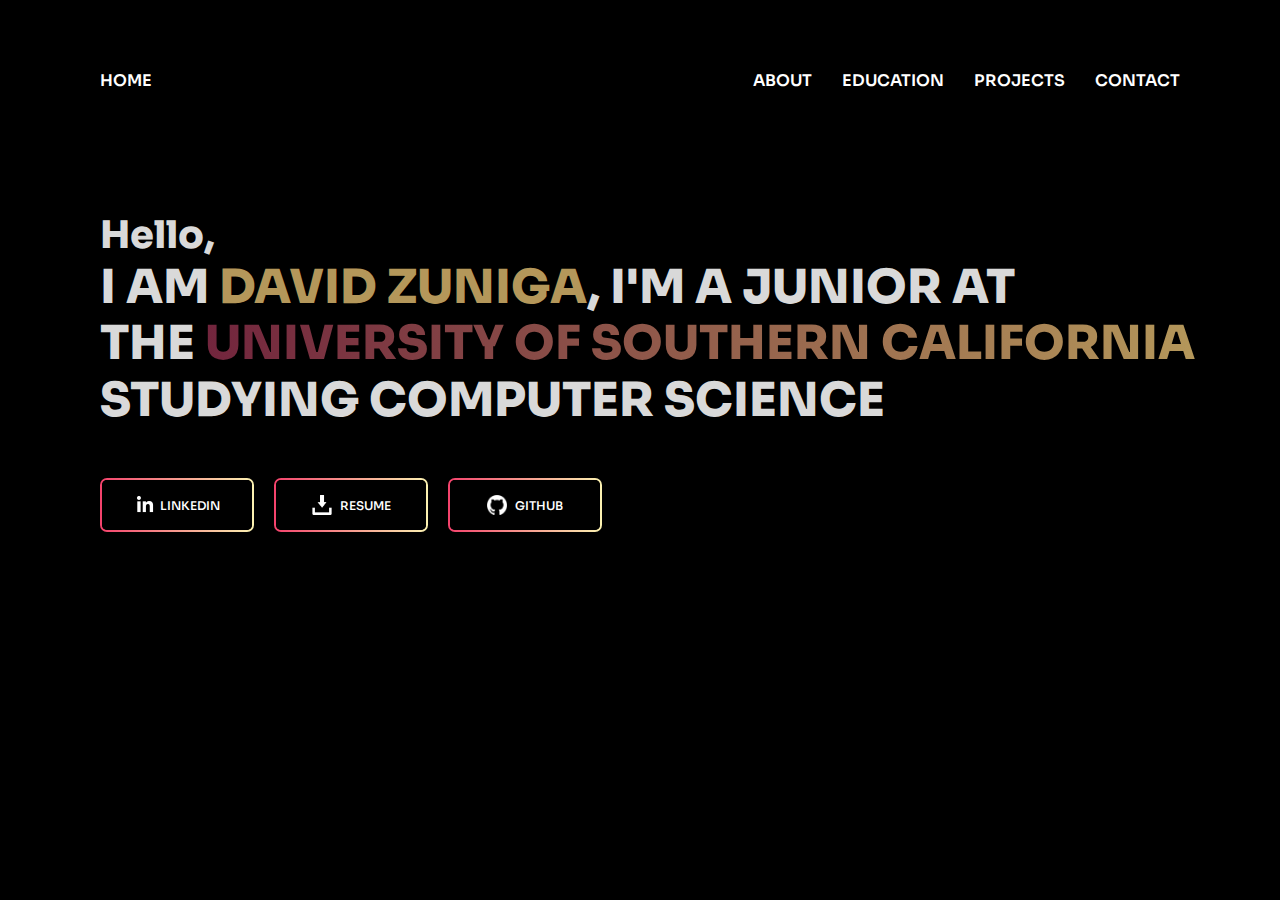
<file: index.html>
<!DOCTYPE html>
<html lang="en">
<head>
    <meta charset="UTF-8">
    <meta name="viewport" content="width=device-width, initial-scale=1.0">
    <title>Personal Introduction</title>
    <!-- Link to Google Fonts for Poppins -->
    <link href="https://fonts.googleapis.com/css2?family=Sora:wght@100;200;300;400;500;600;700;800&display=swap" rel="stylesheet">
    <link href="https://fonts.googleapis.com/css2?family=Poppins:wght@600;800&display=swap" rel="stylesheet">
    <link href="https://fonts.googleapis.com/css2?family=Poppins:wght@400&display=swap" rel="stylesheet">
    <link rel="stylesheet" href="home.css">
</head>
<body>
    <div class="background">
        <!-- Navigation Bar -->
        <nav class="navbar">
            <div class="left-nav">
                <a href="index.html" class="nav-item">HOME</a>
            </div>
            <div class="right-nav">
                <a href="about.html" class="nav-item">ABOUT</a>
                <a href="education.html" class="nav-item">EDUCATION</a>
                <a href="projects.html#" class="nav-item">PROJECTS</a>
                <a href="contacts.html" class="nav-item">CONTACT</a>
            </div>
        </nav>

        <!-- Introduction Section -->
        <div class="intro">
            <p class="hello">Hello,</p>
            <p class="iam">
                I AM <span class="highlight">DAVID ZUNIGA</span>, I'M A JUNIOR AT
            </p>
            <p class="university-line">
                THE <span class="highlight2">UNIVERSITY OF SOUTHERN CALIFORNIA</span>
            </p>
            <p class="studying">STUDYING COMPUTER SCIENCE</p>
        </div>

        <!-- Buttons Section -->
        <div class="buttons-container">
            <a href="https://www.linkedin.com/in/david-zuniga-7a97b52b8/" target="_blank" class="button">
                <span>
                    <img src="./pngs/linkedin.png" alt="LinkedIn Icon" class="icon1"> LINKEDIN
                </span>
            </a>
            <a href="https://drive.google.com/file/d/1rZY6lW_xWDnEkXW5nFKOoJ_w-zNlN7Qd/view?usp=sharing" class="button">
                <span>
                    <img src="./pngs/download.png" alt="Download Icon" class="icon"> RESUME
                </span>
            </a>
            <a href="https://github.com/davidgrz2302" class="button">
                <span>
                    <img src="./pngs/github.png" alt="GitHub Icon" class="icon"> GITHUB
                </span>
            </a>
        </div>  
    </div>
</body>
</html>
</file>
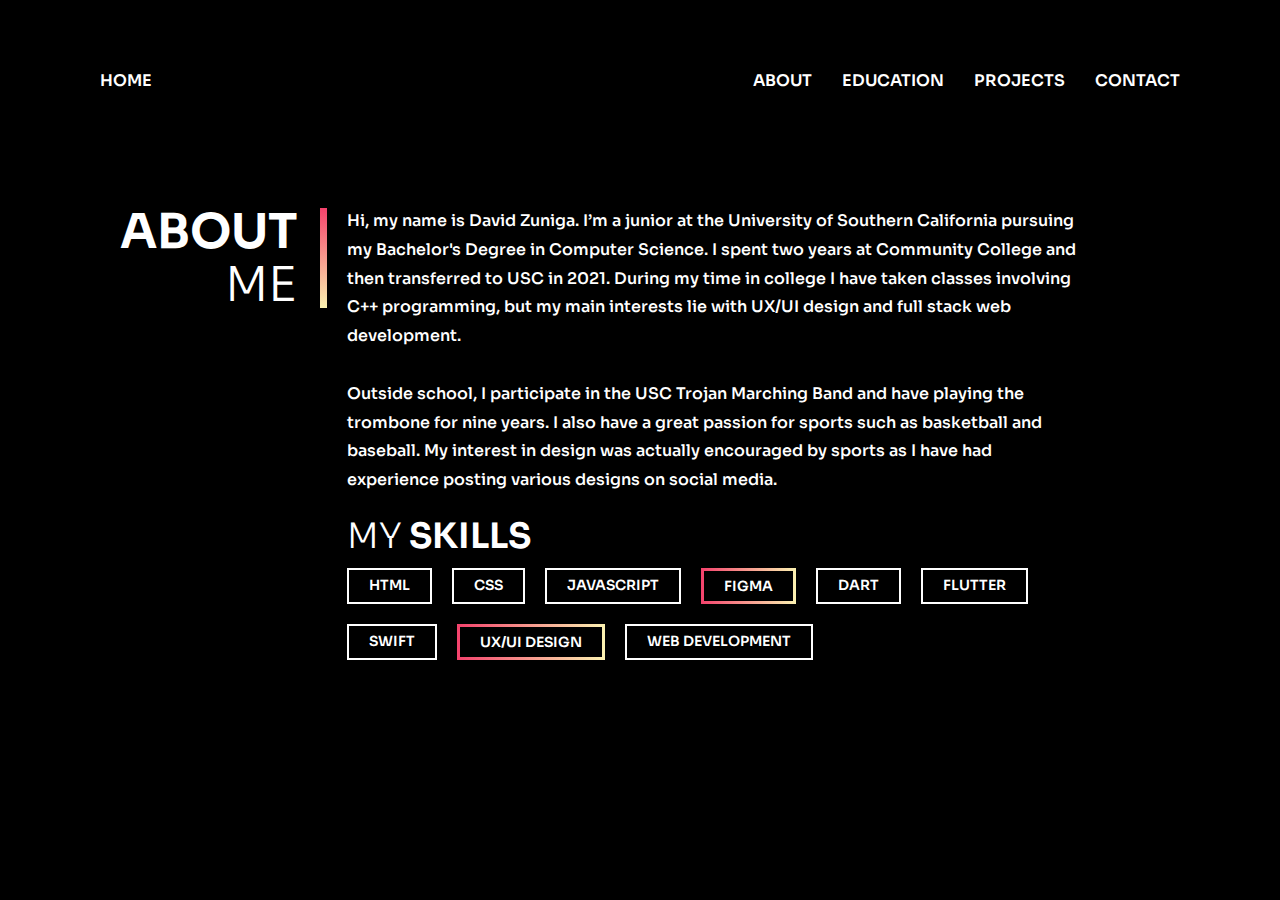
<file: about.html>
<!DOCTYPE html>
<html lang="en">
<head>
    <meta charset="UTF-8">
    <meta name="viewport" content="width=device-width, initial-scale=1.0">
    <title>About Me</title>
    <link href="https://fonts.googleapis.com/css2?family=Sora:wght@100;200;300;400;500;600;700;800&display=swap" rel="stylesheet">
    <link href="https://fonts.googleapis.com/css2?family=Poppins:wght@400;600;800&display=swap" rel="stylesheet">
    <link rel="stylesheet" href="about.css">
</head>
<body>
    <div class="background">
        <!-- Navigation Bar -->
        <nav class="navbar">
            <div class="left-nav">
                <a href="index.html" class="nav-item">HOME</a>
            </div>
            <div class="right-nav">
                <a href="about.html" class="nav-item">ABOUT</a>
                <a href="education.html" class="nav-item">EDUCATION</a>
                <a href="projects.html" class="nav-item">PROJECTS</a>
                <a href="contacts.html" class="nav-item">CONTACT</a>
            </div>
        </nav>

        <!-- About Me Section -->
        <section class="about-section">
            <div class="about-container">
                <div class="about-header">
                    <h1 class="about-title">
                        <span class="about-bold">ABOUT</span> <span class="about-light">ME</span>
                    </h1>                    
                    <div class="about-line"></div>
                </div>
                <div class="about-content">
                    <p>
                        Hi, my name is David Zuniga. I’m a junior at the University of Southern California pursuing my Bachelor's Degree in Computer Science. I spent two years at 
                        Community College and then transferred to USC in 2021. During my time in college I have taken classes involving C++ programming, but my main interests lie with UX/UI design and full stack web development.<br><br>
                        Outside school, I participate in the USC Trojan Marching Band and have playing the trombone for nine years. I also have a great passion for sports such as basketball
                        and baseball. My interest in design was actually encouraged by sports as I have had experience posting various designs on social media.
                    </p>
                    <div class="skills-section">
                        <h2 class="skills-title">
                            <span class="skills-light">MY</span> <span class="skills-bold">SKILLS</span>
                        </h2>                        
                        <div class="skills-grid">
                            <div class="skill">HTML</div>
                            <div class="skill">CSS</div>
                            <div class="skill">JAVASCRIPT</div>
                            <div class="skillalt">FIGMA</div>
                            <div class="skill">DART</div>
                            <div class="skill">FLUTTER</div>
                            <div class="skill">SWIFT</div>
                            <div class="skillalt">UX/UI DESIGN</div>
                            <div class="skill">WEB DEVELOPMENT</div>
                        </div>
                    </div>
                </div>
            </div>
        </section>
    </div>
</body>
</html>
</file>
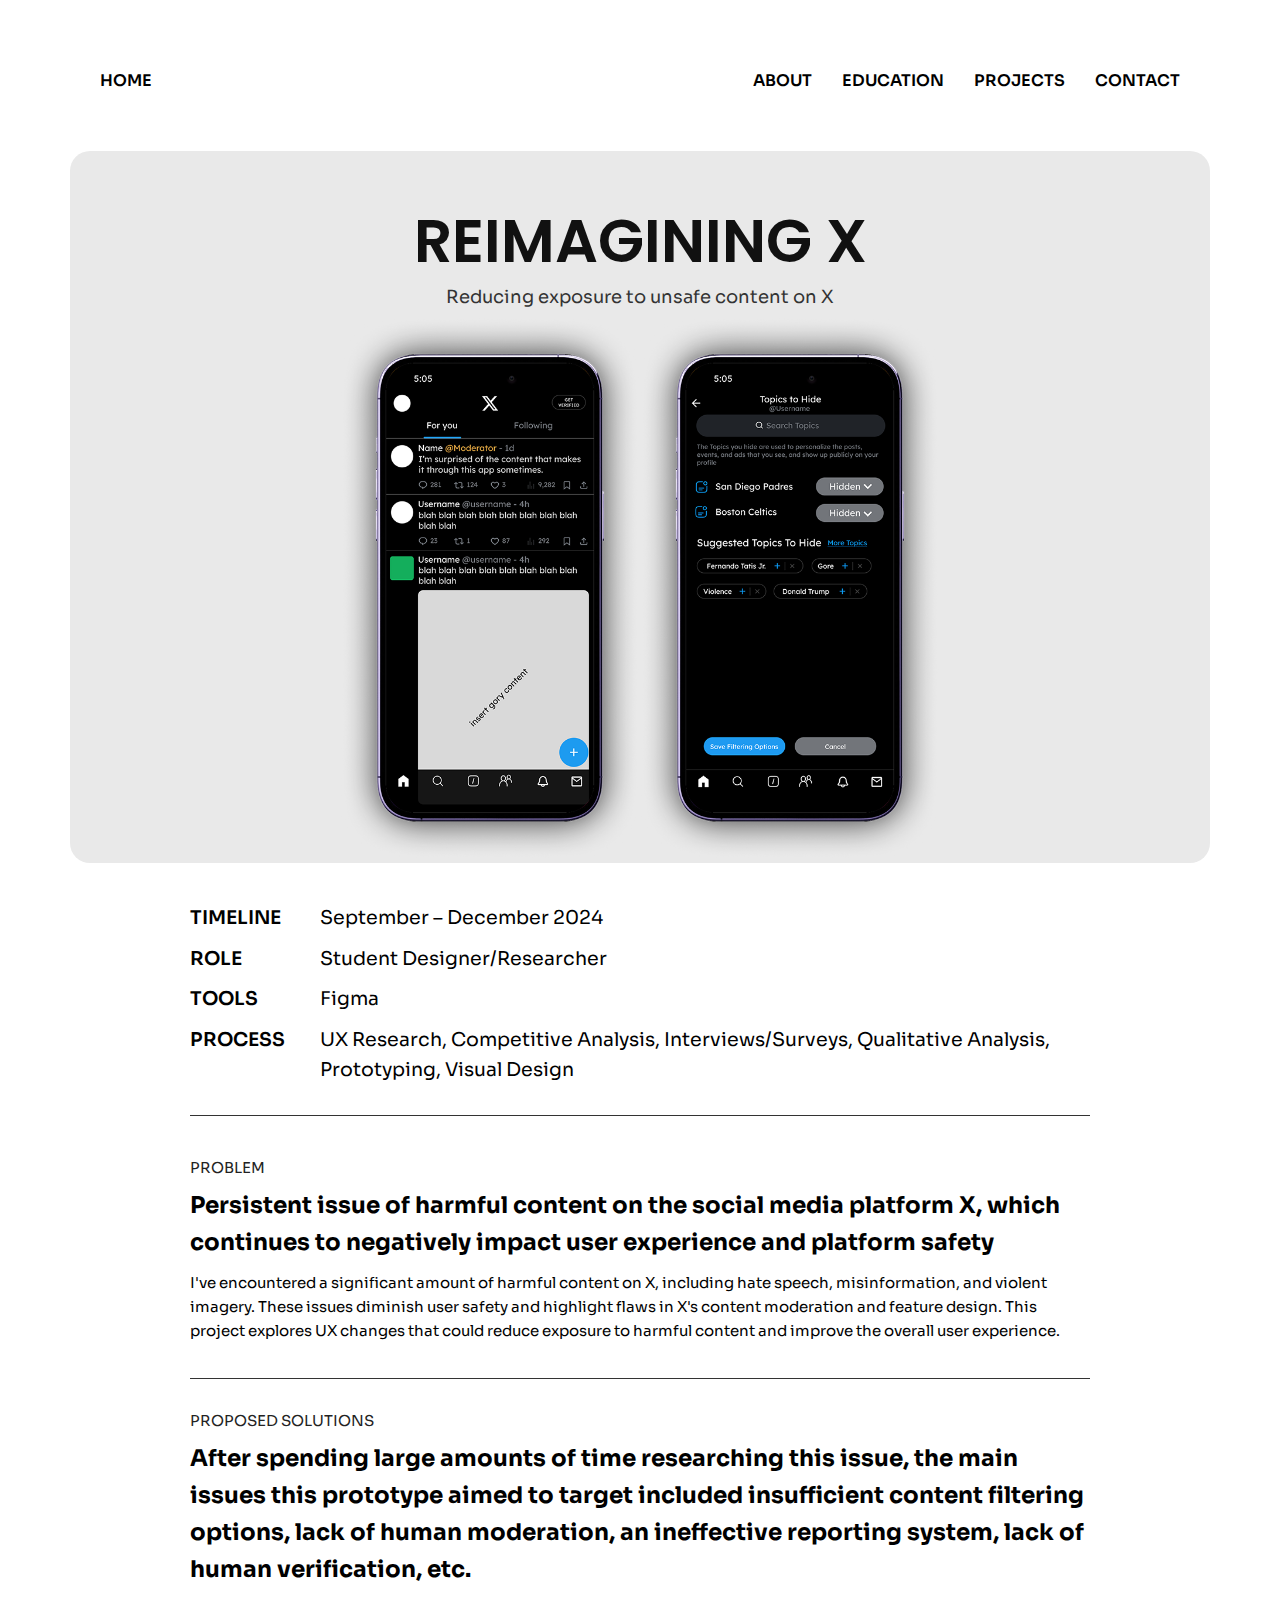
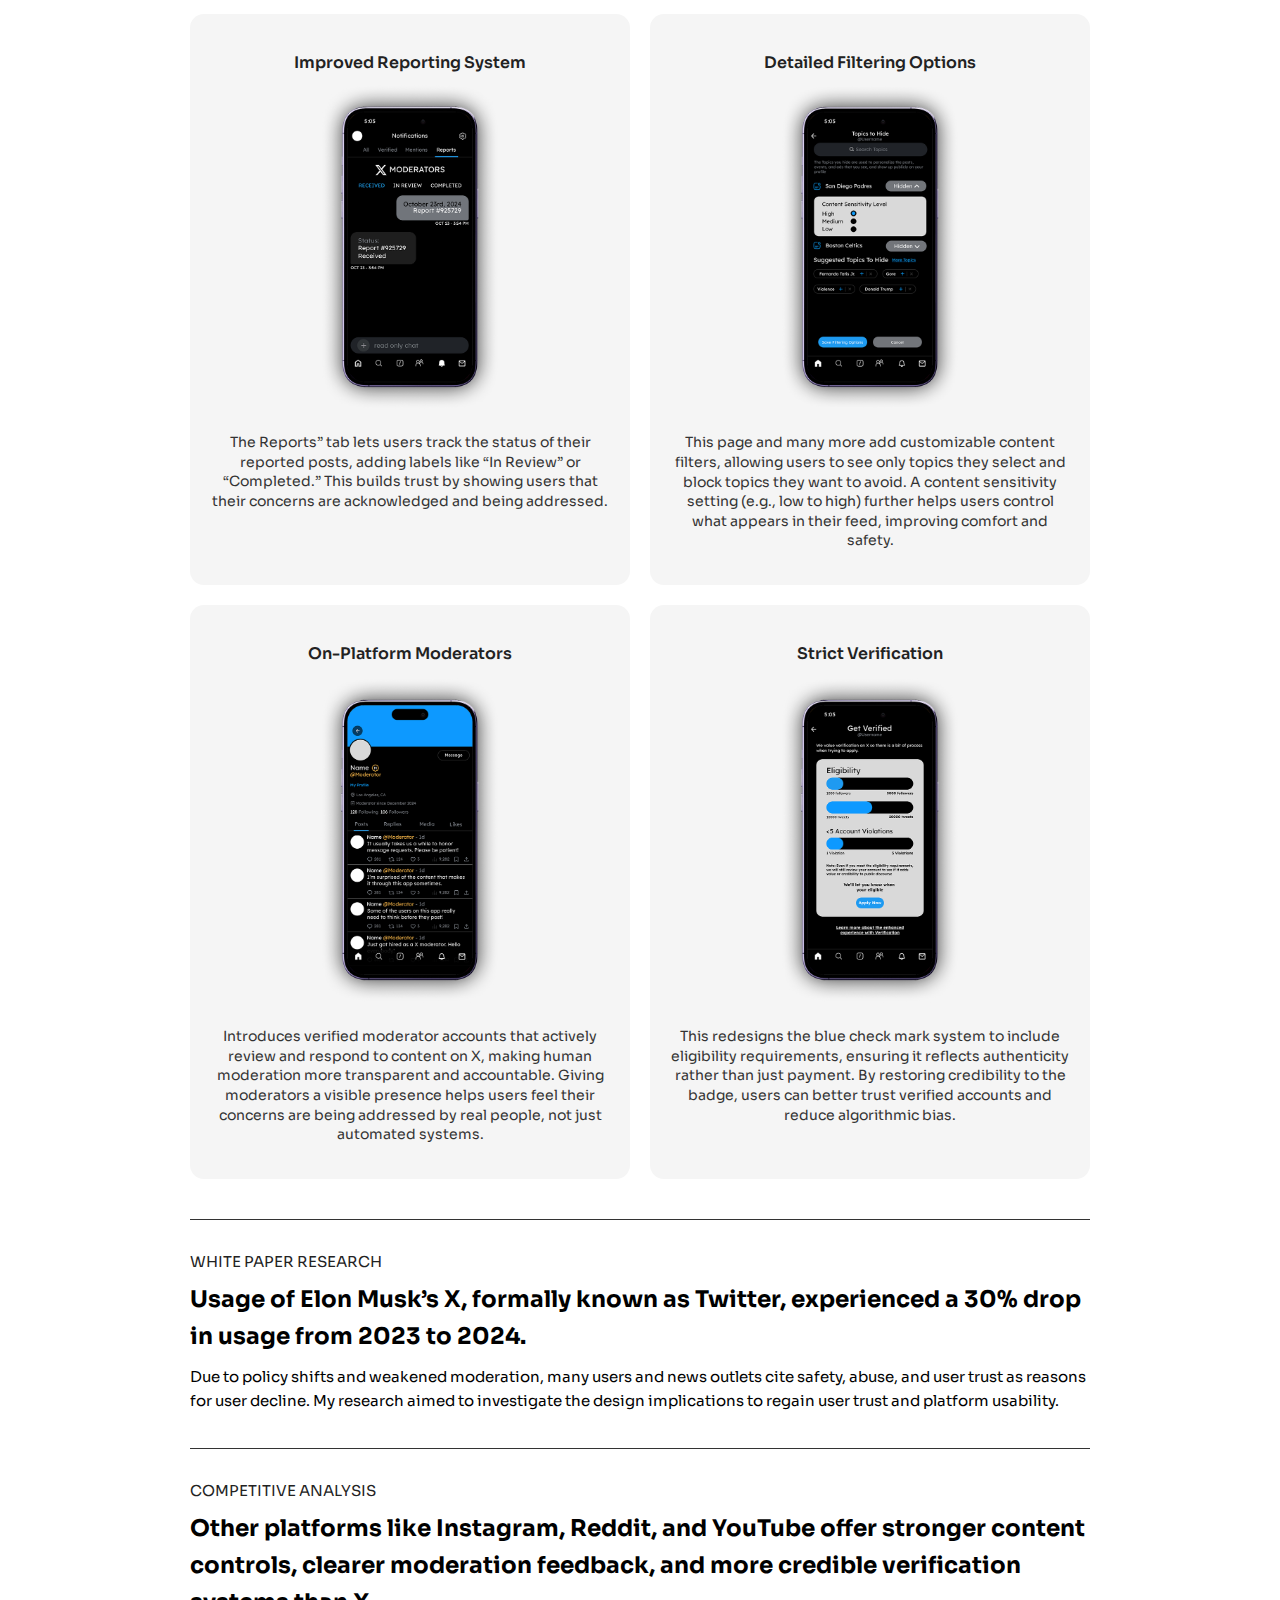
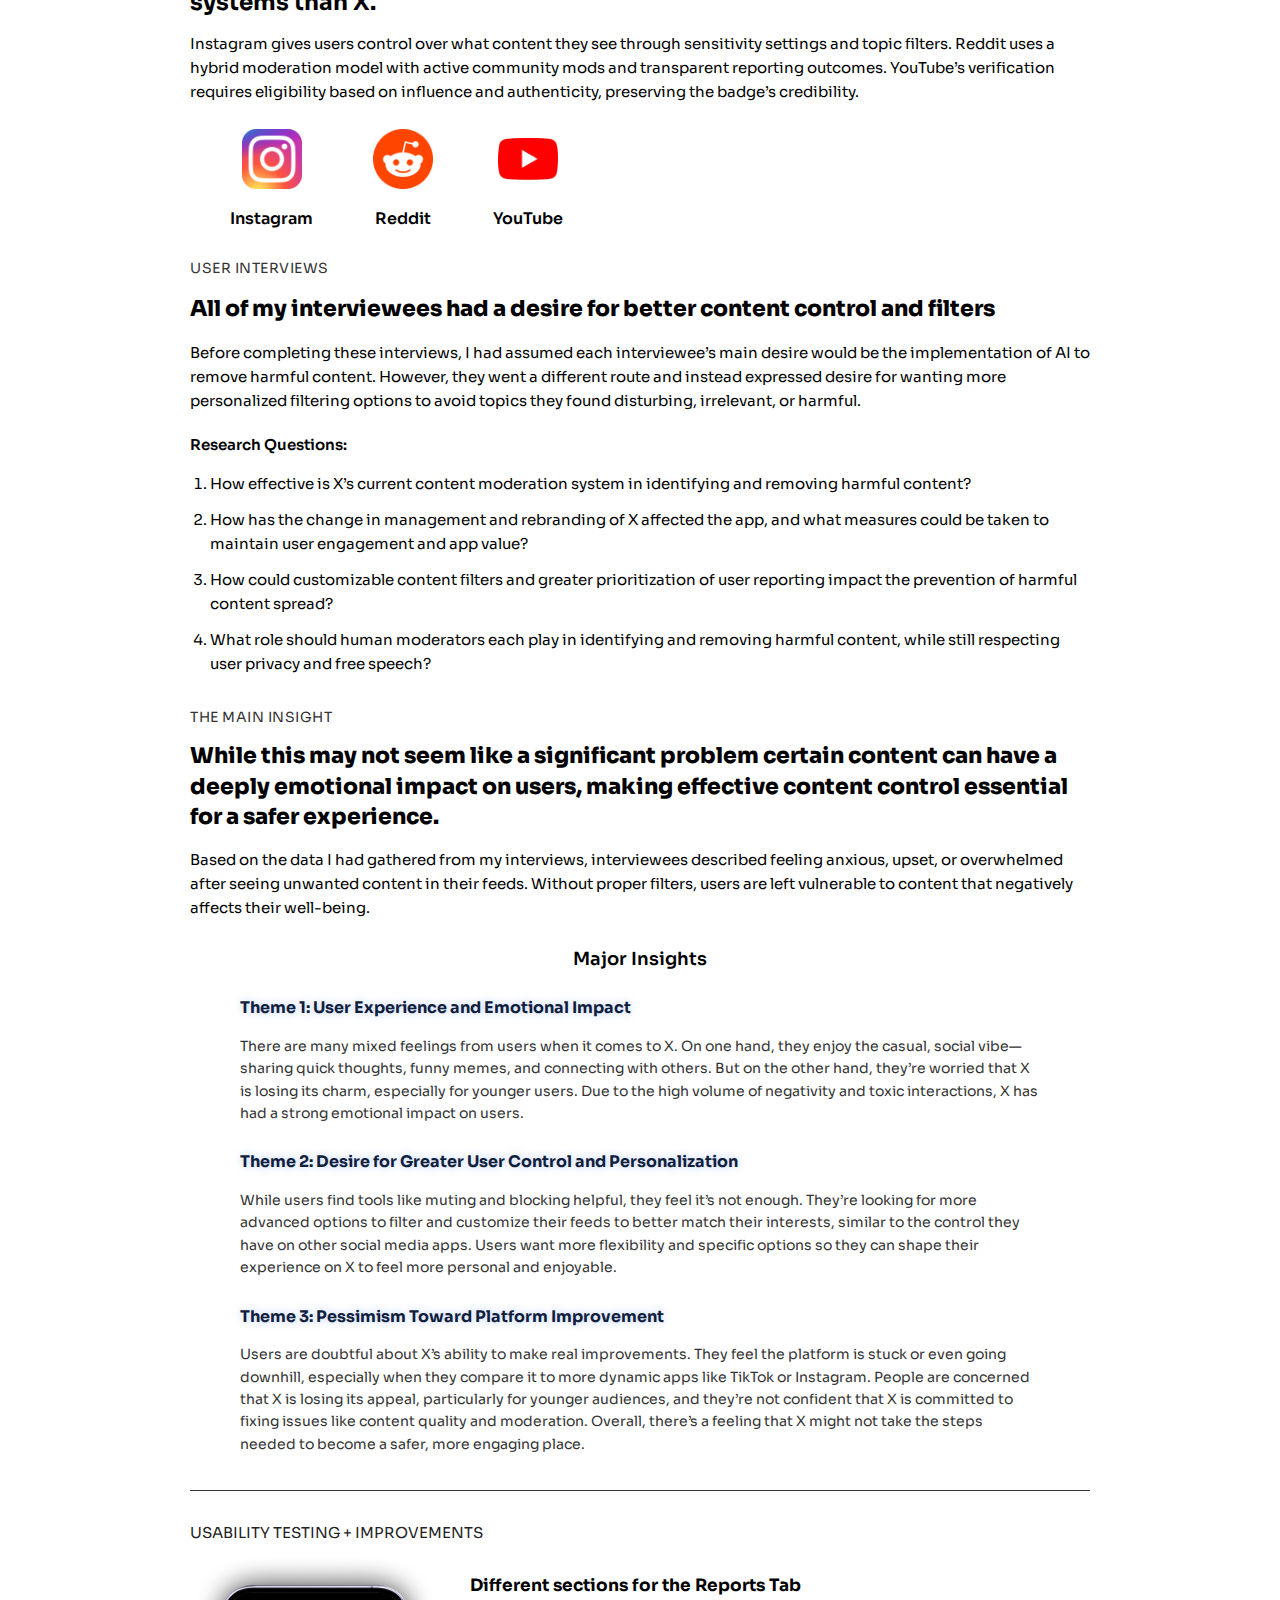
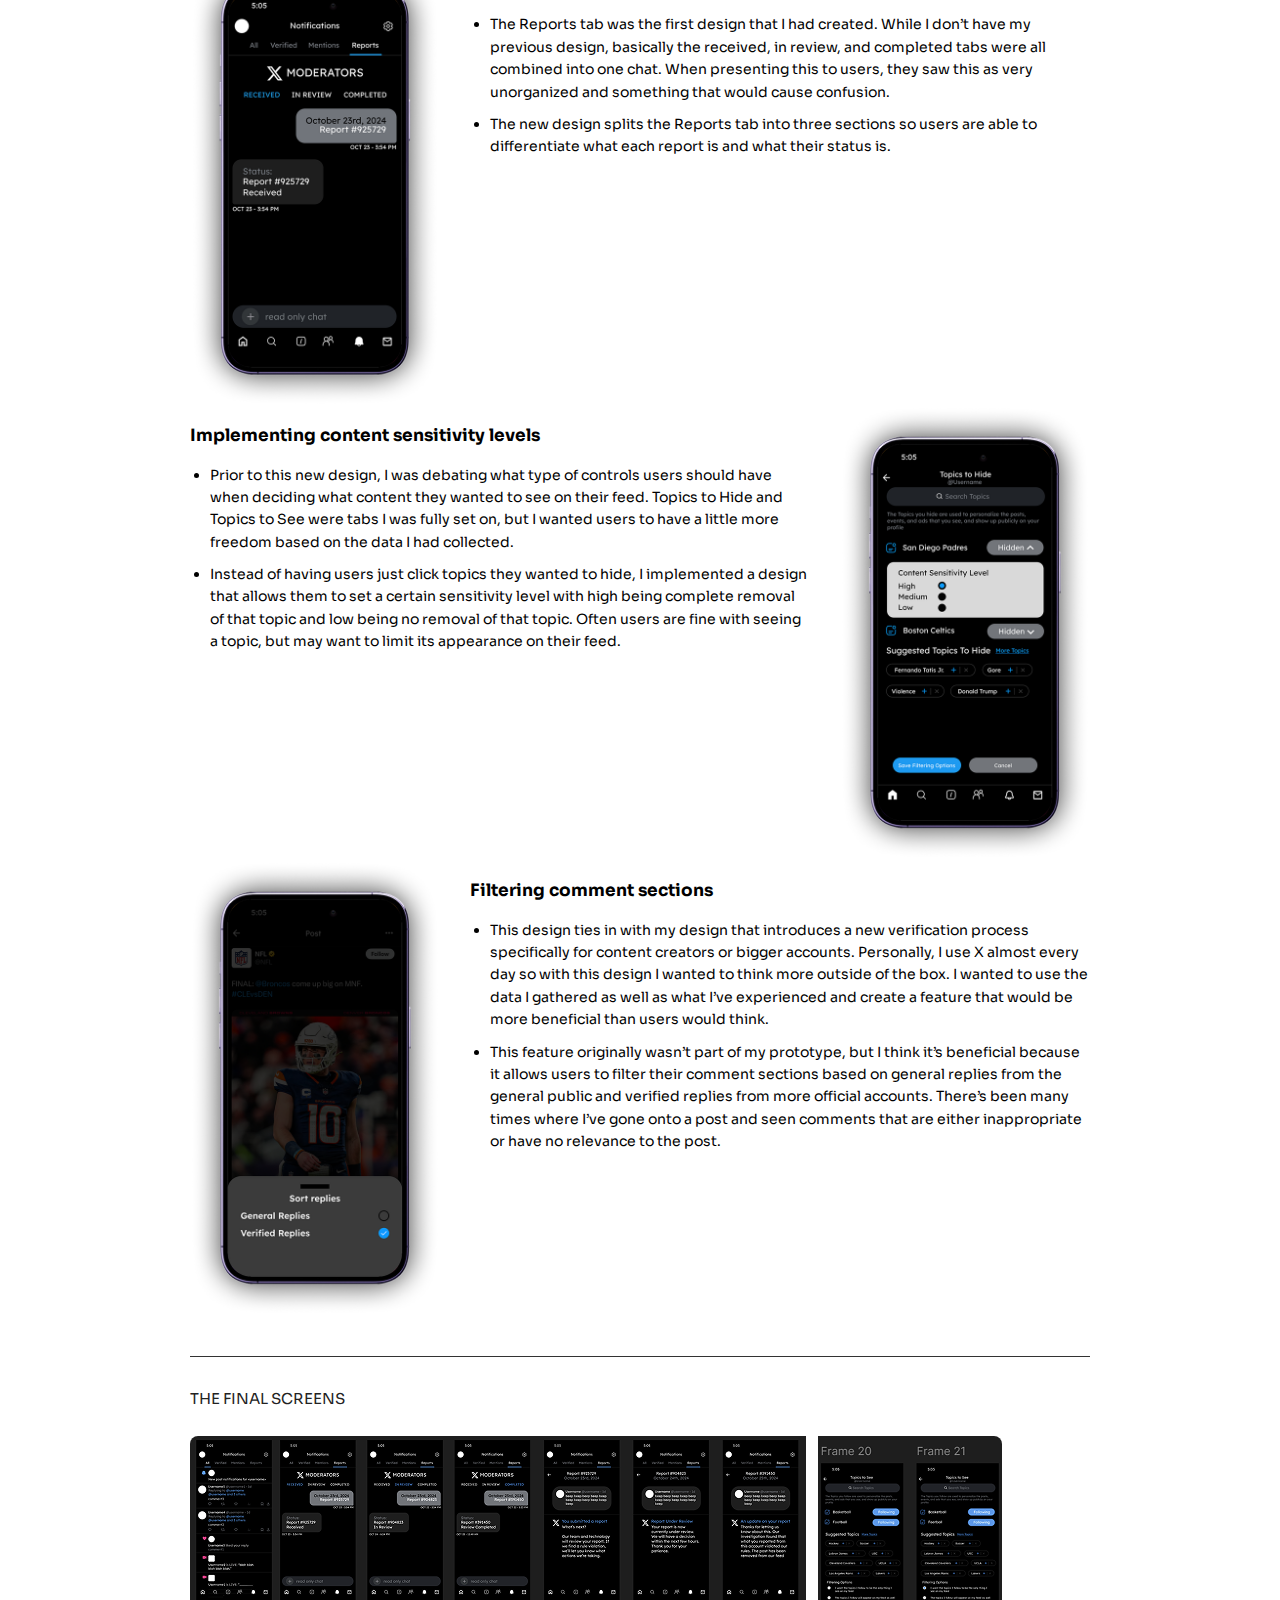
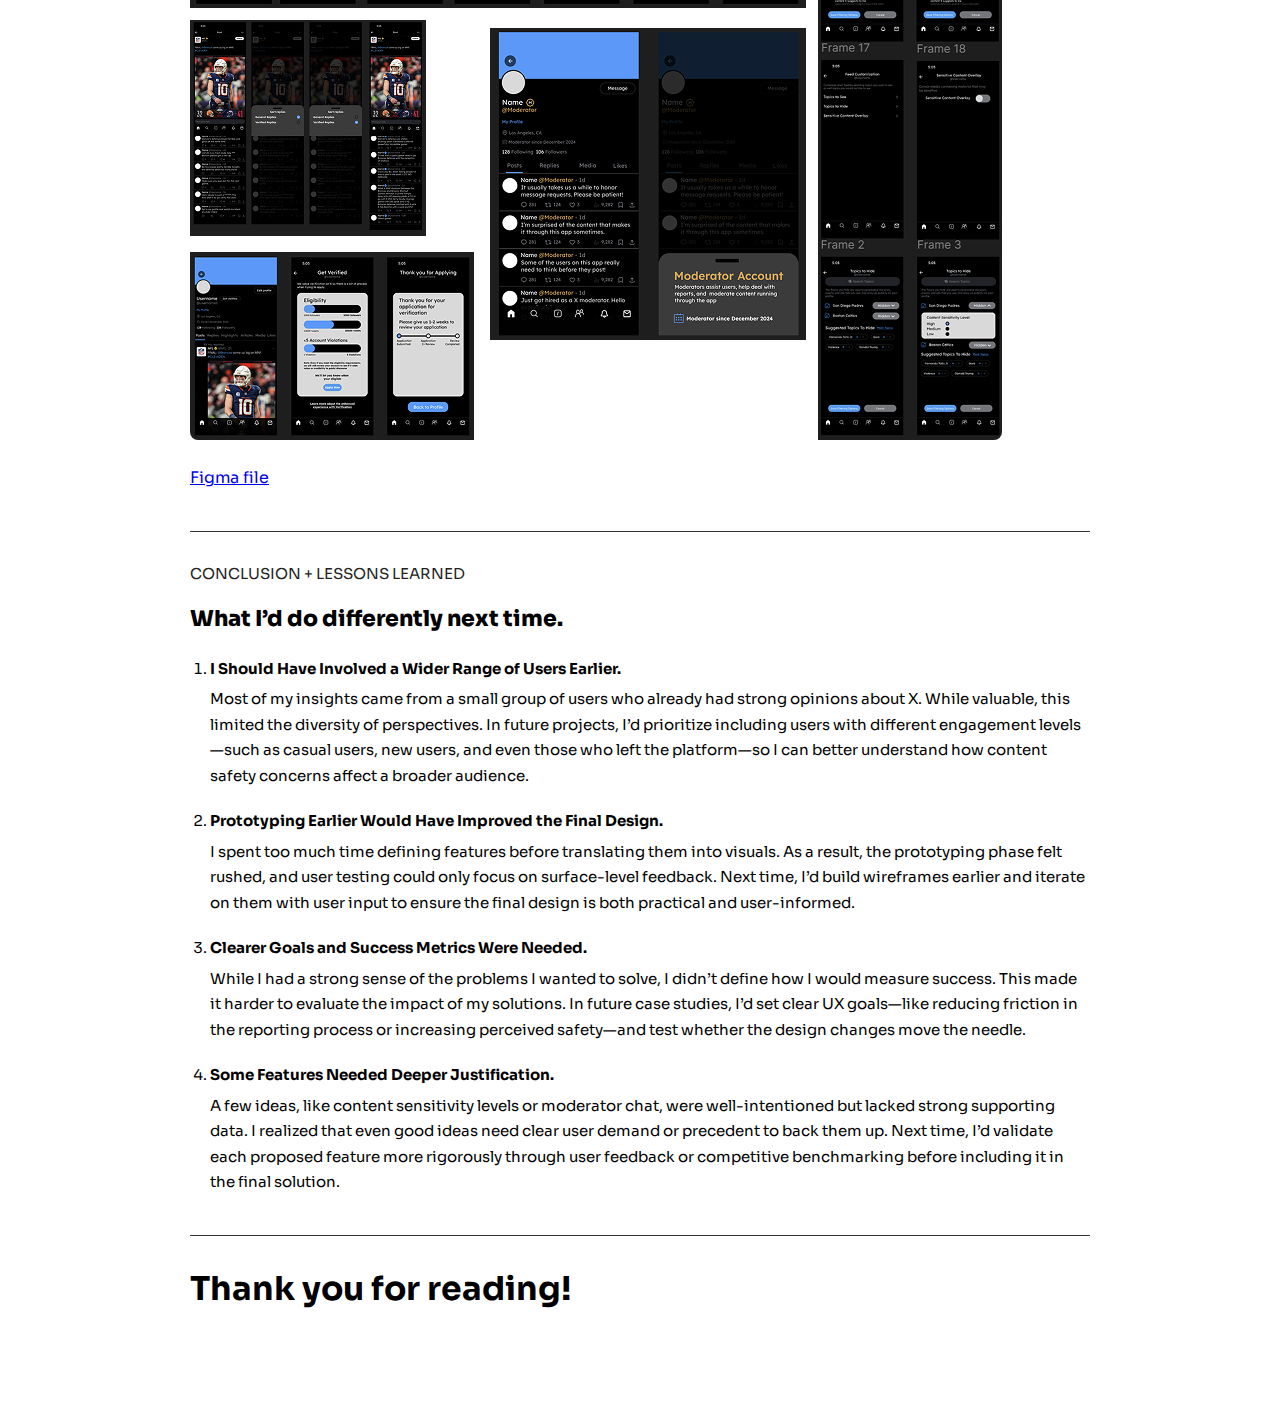
<file: casestudy.html>
<!DOCTYPE html>
<html lang="en">
<head>
  <meta charset="UTF-8" />
  <meta name="viewport" content="width=device-width, initial-scale=1.0" />
  <title>Reimagining X Case Study</title>
  <link rel="stylesheet" href="casestudy.css" />
  <link href="https://fonts.googleapis.com/css2?family=Sora:wght@100;200;300;400;500;600;700;800&display=swap" rel="stylesheet">
  <link href="https://fonts.googleapis.com/css2?family=Poppins:wght@600;800&display=swap" rel="stylesheet">
</head>
<body>
  <div class="background">
    <!-- Navigation Bar -->
    <nav class="navbar">
      <div class="left-nav">
        <a href="index.html" class="nav-item">HOME</a>
      </div>
      <div class="hamburger" onclick="toggleMenu()">☰</div>
      <div class="right-nav" id="mobileMenu">
        <a href="about.html" class="nav-item">ABOUT</a>
        <a href="education.html" class="nav-item">EDUCATION</a>
        <a href="projects.html" class="nav-item">PROJECTS</a>
        <a href="contacts.html" class="nav-item">CONTACT</a>
      </div>
    </nav>

    <!-- Hero Section with Two Side-by-Side Images -->
    <div class="hero-cover">
      <h1 class="hero-title">REIMAGINING X</h1>
      <p class="hero-subtitle">Reducing exposure to unsafe content on X</p>
      <div class="phone-images">
        <img src="./pngs/casecover1.png" alt="Left phone" class="phone-img" />
        <img src="./pngs/casecover2.png" alt="Right phone" class="phone-img" />
      </div>
    </div>

    <!-- Case Study Content -->
    <section class="casestudy-container">
      <div class="metadata">
        <div class="meta-row">
            <span class="meta-label">TIMELINE</span>
            <span class="meta-value">September – December 2024</span>
        </div>
        <div class="meta-row">
            <span class="meta-label">ROLE</span>
            <span class="meta-value">Student Designer/Researcher</span>
        </div>
        <div class="meta-row">
            <span class="meta-label">TOOLS</span>
            <span class="meta-value">Figma</span>
        </div>
        <div class="meta-row">
            <span class="meta-label">PROCESS</span>
            <span class="meta-value">UX Research, Competitive Analysis, Interviews/Surveys, Qualitative Analysis, Prototyping, Visual Design</span>
        </div>
        <hr class="roles-line" />
      </div>


      <div class="section">
        <h2>PROBLEM</h2>
        <p><strong>Persistent issue of harmful content on the social media platform X, which continues to negatively impact user experience and platform safety</strong></p>
        <div class = "des">
            <p>I've encountered a significant amount of harmful content on X, including hate speech, misinformation, and violent imagery. These issues diminish user safety and highlight flaws in X's content moderation and feature design. This project explores UX changes that could reduce exposure to harmful content and improve the overall user experience.</p>
        </div>
        <hr class="problem-line" />
      </div>

      <div class="section">
        <h2>PROPOSED SOLUTIONS</h2>
        <p><strong>After spending large amounts of time researching this issue, the main issues this prototype aimed to target included insufficient content filtering options, lack of human moderation, an ineffective reporting system, lack of human verification, etc.</strong></p>
      </div>

      <div class="solutions">
        <div class="solution">
            <h3>Improved Reporting System</h3>
            <img src="./pngs/sol1.png" alt="Reporting UI" />
            <p>The Reports” tab lets users track the status of their reported posts, adding labels like “In Review” or “Completed.” This builds trust by showing users that their concerns are acknowledged and being addressed.</p>
        </div>
        <div class="solution">
            <h3>Detailed Filtering Options</h3>
            <img src="./pngs/sol2.png" alt="Filtering UI" />
            <p>This page and many more add customizable content filters, allowing users to see only topics they select and block topics they want to avoid. A content sensitivity setting (e.g., low to high) further helps users control what appears in their feed, improving comfort and safety.</p>
        </div>
        <div class="solution">
            <h3>On-Platform Moderators</h3>
            <img src="./pngs/sol3.png" alt="Moderators UI" />
            <p>Introduces verified moderator accounts that actively review and respond to content on X, making human moderation more transparent and accountable. Giving moderators a visible presence helps users feel their concerns are being addressed by real people, not just automated systems.</p>
        </div>
        <div class="solution">
            <h3>Strict Verification</h3>
            <img src="./pngs/sol4.png" alt="Verification UI" />
            <p>This redesigns the blue check mark system to include eligibility requirements, ensuring it reflects authenticity rather than just payment. By restoring credibility to the badge, users can better trust verified accounts and reduce algorithmic bias.</p>
        </div>
      </div>
      <hr class="problem-line" />


      <div class="section">
        <h2>WHITE PAPER RESEARCH</h2>
        <p><strong>Usage of Elon Musk’s X, formally known as Twitter, experienced a 30% drop in usage from 2023 to 2024.</strong></p>
        <div class = "des">
            <p>Due to policy shifts and weakened moderation, many users and news outlets cite safety, abuse, and user trust as reasons for user decline. My research aimed to investigate the design implications to regain user trust and platform usability.</p>
        </div>
        <hr class="problem-line" />
      </div>

      <div class="section">
        <h2>COMPETITIVE ANALYSIS</h2>
        <p><strong>Other platforms like Instagram, Reddit, and YouTube offer stronger content controls, clearer moderation feedback, and more credible verification systems than X.</strong></p>
        <div class = "des">
            <p>Instagram gives users control over what content they see through sensitivity settings and topic filters. Reddit uses a hybrid moderation model with active community mods and transparent reporting outcomes. YouTube’s verification requires eligibility based on influence and authenticity, preserving the badge’s credibility.</p>
        </div>

        <div class="platforms">
            <div class="platform">
            <img src="./pngs/instagram.png" alt="Instagram logo" />
            <p>Instagram</p>
            </div>
            <div class="platform">
            <img src="./pngs/reddit.png" alt="Reddit logo" />
            <p>Reddit</p>
            </div>
            <div class="platform">
            <img src="./pngs/youtube.png" alt="YouTube logo" />
            <p>YouTube</p>
            </div>
        </div>
      </div>

      <div class="section user-interviews">
        <p class="section-tag">USER INTERVIEWS</p>
        <h2 class="section-highlight">
          All of my interviewees had a desire for better content control and filters
        </h2>
        <p>
          Before completing these interviews, I had assumed each interviewee’s main desire would be the implementation of AI to remove harmful content. However, they went a different route and instead expressed desire for wanting more personalized filtering options to avoid topics they found disturbing, irrelevant, or harmful.
        </p>

        <p class="section-subtitle">Research Questions:</p>
        <ol>
          <li>How effective is X’s current content moderation system in identifying and removing harmful content?</li>
          <li>How has the change in management and rebranding of X affected the app, and what measures could be taken to maintain user engagement and app value?</li>
          <li>How could customizable content filters and greater prioritization of user reporting impact the prevention of harmful content spread?</li>
          <li>What role should human moderators each play in identifying and removing harmful content, while still respecting user privacy and free speech?</li>
        </ol>
      </div>


      <div class="section main-insight">
        <p class="section-tag">THE MAIN INSIGHT</p>
        <h2 class="section-highlight">
          While this may not seem like a significant problem certain content can have a deeply emotional impact on users, making effective content control essential for a safer experience.
        </h2>
        <p>
          Based on the data I had gathered from my interviews, interviewees described feeling anxious, upset, or overwhelmed after seeing unwanted content in their feeds. Without proper filters, users are left vulnerable to content that negatively affects their well-being.
        </p>

        <h3 class="insight-subheading">Major Insights</h3>

        <div class="insight-theme">
          <h4>Theme 1: User Experience and Emotional Impact</h4>
          <p>
            There are many mixed feelings from users when it comes to X. On one hand, they enjoy the casual, social vibe—sharing quick thoughts, funny memes, and connecting with others. But on the other hand, they’re worried that X is losing its charm, especially for younger users. Due to the high volume of negativity and toxic interactions, X has had a strong emotional impact on users.
          </p>
        </div>

        <div class="insight-theme">
          <h4>Theme 2: Desire for Greater User Control and Personalization</h4>
          <p>
            While users find tools like muting and blocking helpful, they feel it’s not enough. They’re looking for more advanced options to filter and customize their feeds to better match their interests, similar to the control they have on other social media apps. Users want more flexibility and specific options so they can shape their experience on X to feel more personal and enjoyable.
          </p>
        </div>

        <div class="insight-theme">
          <h4>Theme 3: Pessimism Toward Platform Improvement</h4>
          <p>
            Users are doubtful about X’s ability to make real improvements. They feel the platform is stuck or even going downhill, especially when they compare it to more dynamic apps like TikTok or Instagram. People are concerned that X is losing its appeal, particularly for younger audiences, and they’re not confident that X is committed to fixing issues like content quality and moderation. Overall, there’s a feeling that X might not take the steps needed to become a safer, more engaging place.
          </p>
        </div>
        <hr class="problem-line" />
      </div>


      <div class="section usability-section">
      <h2>USABILITY TESTING + IMPROVEMENTS</h2>

      <!-- Report Tabs -->
      <div class="usability-block">
          <img src="./pngs/usability1.png" alt="Reports Tab UI" class="usability-img" />
          <div class="usability-text">
            <h3>Different sections for the Reports Tab</h3>
            <ul>
              <li>The Reports tab was the first design that I had created. While I don’t have my previous design, basically the received, in review, and completed tabs were all combined into one chat. When presenting this to users, they saw this as very unorganized and something that would cause confusion.</li>
              <li>The new design splits the Reports tab into three sections so users are able to differentiate what each report is and what their status is.</li>
            </ul>
          </div>
        </div>

        <!-- Sensitivity Levels -->
        <div class="usability-block reverse">
          <img src="./pngs/usability2.png" alt="Sensitivity UI" class="usability-img" />
          <div class="usability-text">
            <h3>Implementing content sensitivity levels</h3>
            <ul>
              <li>Prior to this new design, I was debating what type of controls users should have when deciding what content they wanted to see on their feed. Topics to Hide and Topics to See were tabs I was fully set on, but I wanted users to have a little more freedom based on the data I had collected.</li>
              <li>Instead of having users just click topics they wanted to hide, I implemented a design that allows them to set a certain sensitivity level with high being complete removal of that topic and low being no removal of that topic. Often users are fine with seeing a topic, but may want to limit its appearance on their feed.</li>
            </ul>
          </div>
        </div>

        <!-- Comment Filtering -->
        <div class="usability-block">
          <img src="./pngs/usability3.png" alt="Comment Filter UI" class="usability-img" />
          <div class="usability-text">
            <h3>Filtering comment sections</h3>
            <ul>
              <li>This design ties in with my design that introduces a new verification process specifically for content creators or bigger accounts. Personally, I use X almost every day so with this design I wanted to think more outside of the box. I wanted to use the data I gathered as well as what I’ve experienced and create a feature that would be more beneficial than users would think.</li>
              <li>This feature originally wasn’t part of my prototype, but I think it’s beneficial because it allows users to filter their comment sections based on general replies from the general public and verified replies from more official accounts. There’s been many times where I’ve gone onto a post and seen comments that are either inappropriate or have no relevance to the post.</li>
            </ul>
          </div>
        </div>
      </div>

      <hr class="problem-line" />


      <div class="section">
        <h2>THE FINAL SCREENS</h2>
        <img src="./pngs/finalscreens.png" alt="Final Screens" class="final-image" />
        <br>
        <a href = "https://www.figma.com/design/f3VwwctcdH9J7ze93XGcDJ/X-Redesign?t=ACJLTDssS2NTipFs-0" >Figma file</a>
        <hr class="problem-line" />
      </div>

      <div class="section conclusion-section">
        <h2>CONCLUSION + LESSONS LEARNED</h2>
        <h2 class="section-highlight">What I’d do differently next time.</h2>
        <ol class="conclusion-list">
          <li>
            <strong>I Should Have Involved a Wider Range of Users Earlier.</strong> Most of my insights came from a small group of users who already had strong opinions about X. While valuable, this limited the diversity of perspectives. In future projects, I’d prioritize including users with different engagement levels—such as casual users, new users, and even those who left the platform—so I can better understand how content safety concerns affect a broader audience.
          </li>
          <li>
            <strong>Prototyping Earlier Would Have Improved the Final Design.</strong> I spent too much time defining features before translating them into visuals. As a result, the prototyping phase felt rushed, and user testing could only focus on surface-level feedback. Next time, I’d build wireframes earlier and iterate on them with user input to ensure the final design is both practical and user-informed.
          </li>
          <li>
            <strong>Clearer Goals and Success Metrics Were Needed.</strong> While I had a strong sense of the problems I wanted to solve, I didn’t define how I would measure success. This made it harder to evaluate the impact of my solutions. In future case studies, I’d set clear UX goals—like reducing friction in the reporting process or increasing perceived safety—and test whether the design changes move the needle.
          </li>
          <li>
            <strong>Some Features Needed Deeper Justification.</strong> A few ideas, like content sensitivity levels or moderator chat, were well-intentioned but lacked strong supporting data. I realized that even good ideas need clear user demand or precedent to back them up. Next time, I’d validate each proposed feature more rigorously through user feedback or competitive benchmarking before including it in the final solution.
          </li>
        </ol>
      </div>
      <hr class="problem-line" />
      <div class="final">
        <h2>Thank you for reading!</h2>
      </div>

    </section>
  </div>

  <script>
    function toggleMenu() {
      const menu = document.getElementById("mobileMenu");
      menu.classList.toggle("show");
    }
  </script>

</body>
</html>
</file>
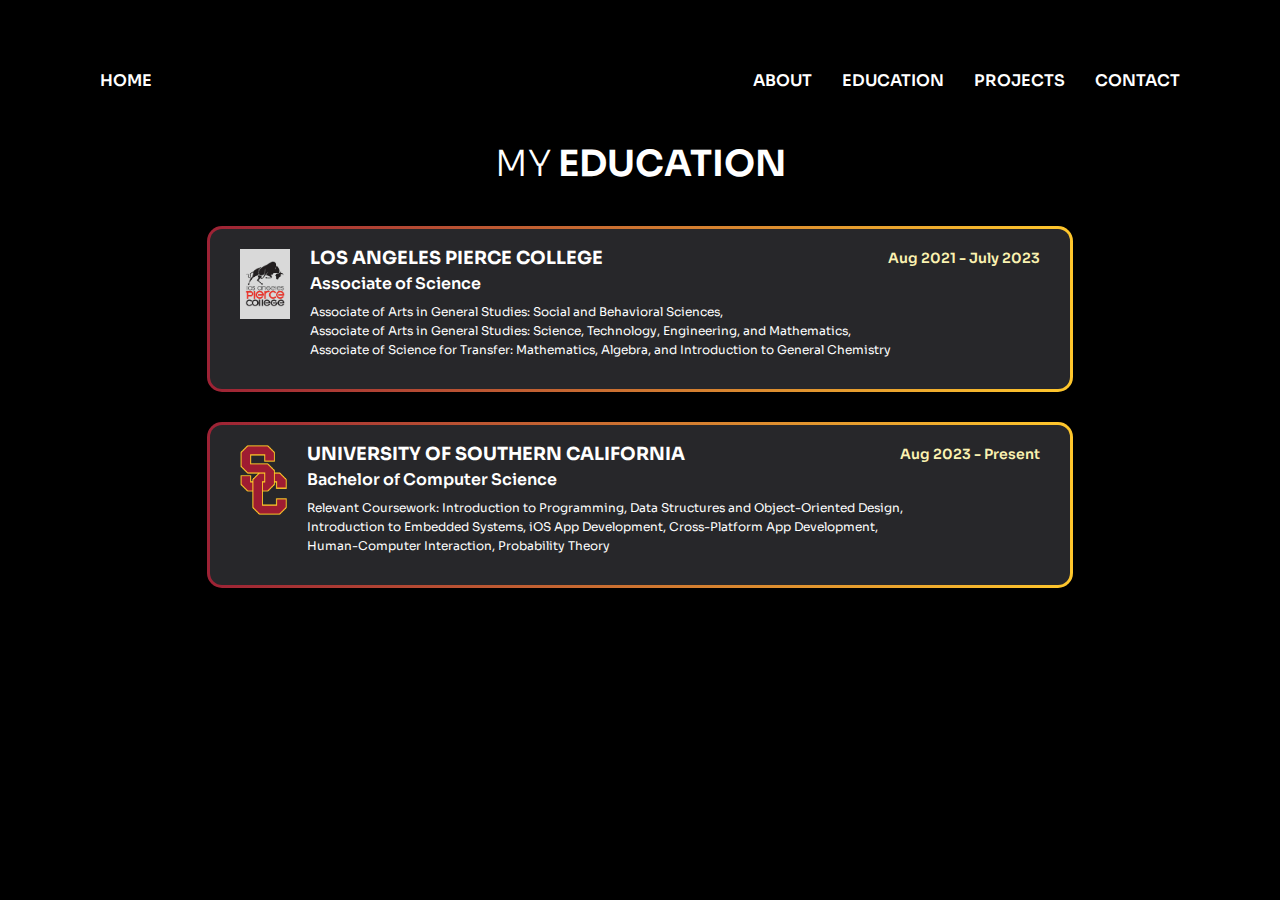
<file: education.html>
<!DOCTYPE html>
<html lang="en">
<head>
    <meta charset="UTF-8">
    <meta name="viewport" content="width=device-width, initial-scale=1.0">
    <title>My Education</title>
    <link href="https://fonts.googleapis.com/css2?family=Sora:wght@400;500;600;700;800&display=swap" rel="stylesheet">
    <link rel="stylesheet" href="education.css">
</head>
<body>
    <div class="background">
        <!-- Navigation Bar -->
        <nav class="navbar">
            <div class="left-nav">
                <a href="index.html" class="nav-item">HOME</a>
            </div>
            <div class="right-nav">
                <a href="about.html" class="nav-item">ABOUT</a>
                <a href="education.html" class="nav-item">EDUCATION</a>
                <a href="projects.html" class="nav-item">PROJECTS</a>
                <a href="contacts.html" class="nav-item">CONTACT</a>
            </div>
        </nav>

        <!-- Education Section -->
        <section class="education-section">
            <h1 class="section-title">
                <span class="about-light">MY</span> <span class="about-bold">EDUCATION</span>
            </h1> 
            
            <div class="education-card">
                <div class="logo">
                    <img src="./pngs/piercelogo.png" alt="Pierce College Logo">
                </div>
                <div class="education-details">
                    <div class="school-info">
                        <h2 class="college-name">LOS ANGELES PIERCE COLLEGE</h2>
                        <h3 class="degree">Associate of Science</h3>
                        <p class="details">
                            Associate of Arts in General Studies: Social and Behavioral Sciences,<br>
                            Associate of Arts in General Studies: Science, Technology, Engineering, and Mathematics,<br>
                            Associate of Science for Transfer: Mathematics, Algebra, and Introduction to General Chemistry
                        </p>
                    </div>
                    <div class="education-date">Aug 2021 - July 2023</div>
                </div>
            </div>

            <div class="education-card">
                <div class="usclogo">
                    <img src="./pngs/usclogo.png" alt="USC Logo">
                </div>
                <div class="education-details">
                    <div class="school-info">
                        <h2 class="college-name">UNIVERSITY OF SOUTHERN CALIFORNIA</h2>
                        <h3 class="degree">Bachelor of Computer Science</h3>
                        <p class="details">
                            Relevant Coursework: Introduction to Programming, Data Structures and Object-Oriented Design, Introduction to Embedded Systems, iOS App Development, Cross-Platform App Development, Human-Computer Interaction, Probability Theory
                        </p>
                    </div>
                    <div class="education-date">Aug 2023 - Present</div>
                </div>
            </div>
        </section>
    </div>
</body>
</html>
</file>
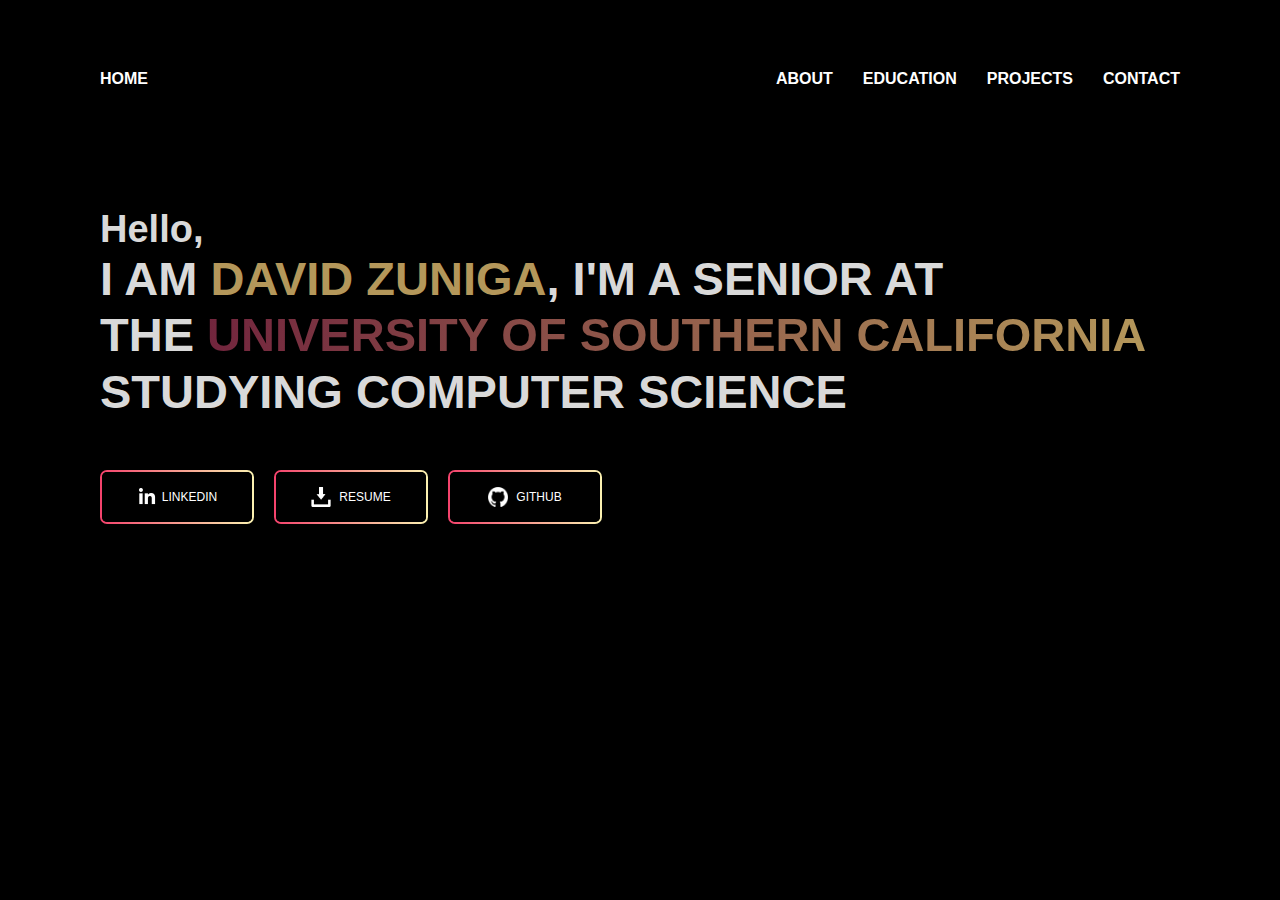
<file: home.html>
<!DOCTYPE html>
<html lang="en">
<head>
    <meta charset="UTF-8">
    <meta name="viewport" content="width=device-width, initial-scale=1.0">
    <title>Personal Introduction</title>
    <!-- Link to Google Fonts for Poppins -->
    <link href="https://fonts.googleapis.com/css2?family=Poppins:wght@600;800&display=swap" rel="stylesheet">
    <link href="https://fonts.googleapis.com/css2?family=Poppins:wght@400&display=swap" rel="stylesheet">
    <link rel="stylesheet" href="home.css">
</head>
<body>
    <div class="background">
        <!-- Navigation Bar -->
        <nav class="navbar">
            <div class="left-nav">
                <a href="home.html" class="nav-item">HOME</a>
            </div>
            <div class="right-nav">
                <a href="about.html" class="nav-item">ABOUT</a>
                <a href="education.html" class="nav-item">EDUCATION</a>
                <a href="projects.html#" class="nav-item">PROJECTS</a>
                <a href="contacts.html" class="nav-item">CONTACT</a>
            </div>
        </nav>

        <!-- Introduction Section -->
        <div class="intro">
            <p class="hello">Hello,</p>
            <p class="iam">
                I AM <span class="highlight">DAVID ZUNIGA</span>, I'M A SENIOR AT
            </p>
            <p class="university-line">
                THE <span class="highlight2">UNIVERSITY OF SOUTHERN CALIFORNIA</span>
            </p>
            <p class="studying">STUDYING COMPUTER SCIENCE</p>
        </div>

        <!-- Buttons Section -->
        <div class="buttons-container">
            <a href="https://www.linkedin.com/in/david-zuniga-7a97b52b8/" target="_blank" class="button">
                <span>
                    <img src="./pngs/linkedin.png" alt="LinkedIn Icon" class="icon1"> LINKEDIN
                </span>
            </a>
            <a href="#" class="button">
                <span>
                    <img src="./pngs/download.png" alt="Download Icon" class="icon"> RESUME
                </span>
            </a>
            <a href="https://github.com/davidgrz2302" class="button">
                <span>
                    <img src="./pngs/github.png" alt="GitHub Icon" class="icon"> GITHUB
                </span>
            </a>
        </div>  
    </div>
</body>
</html>
</file>
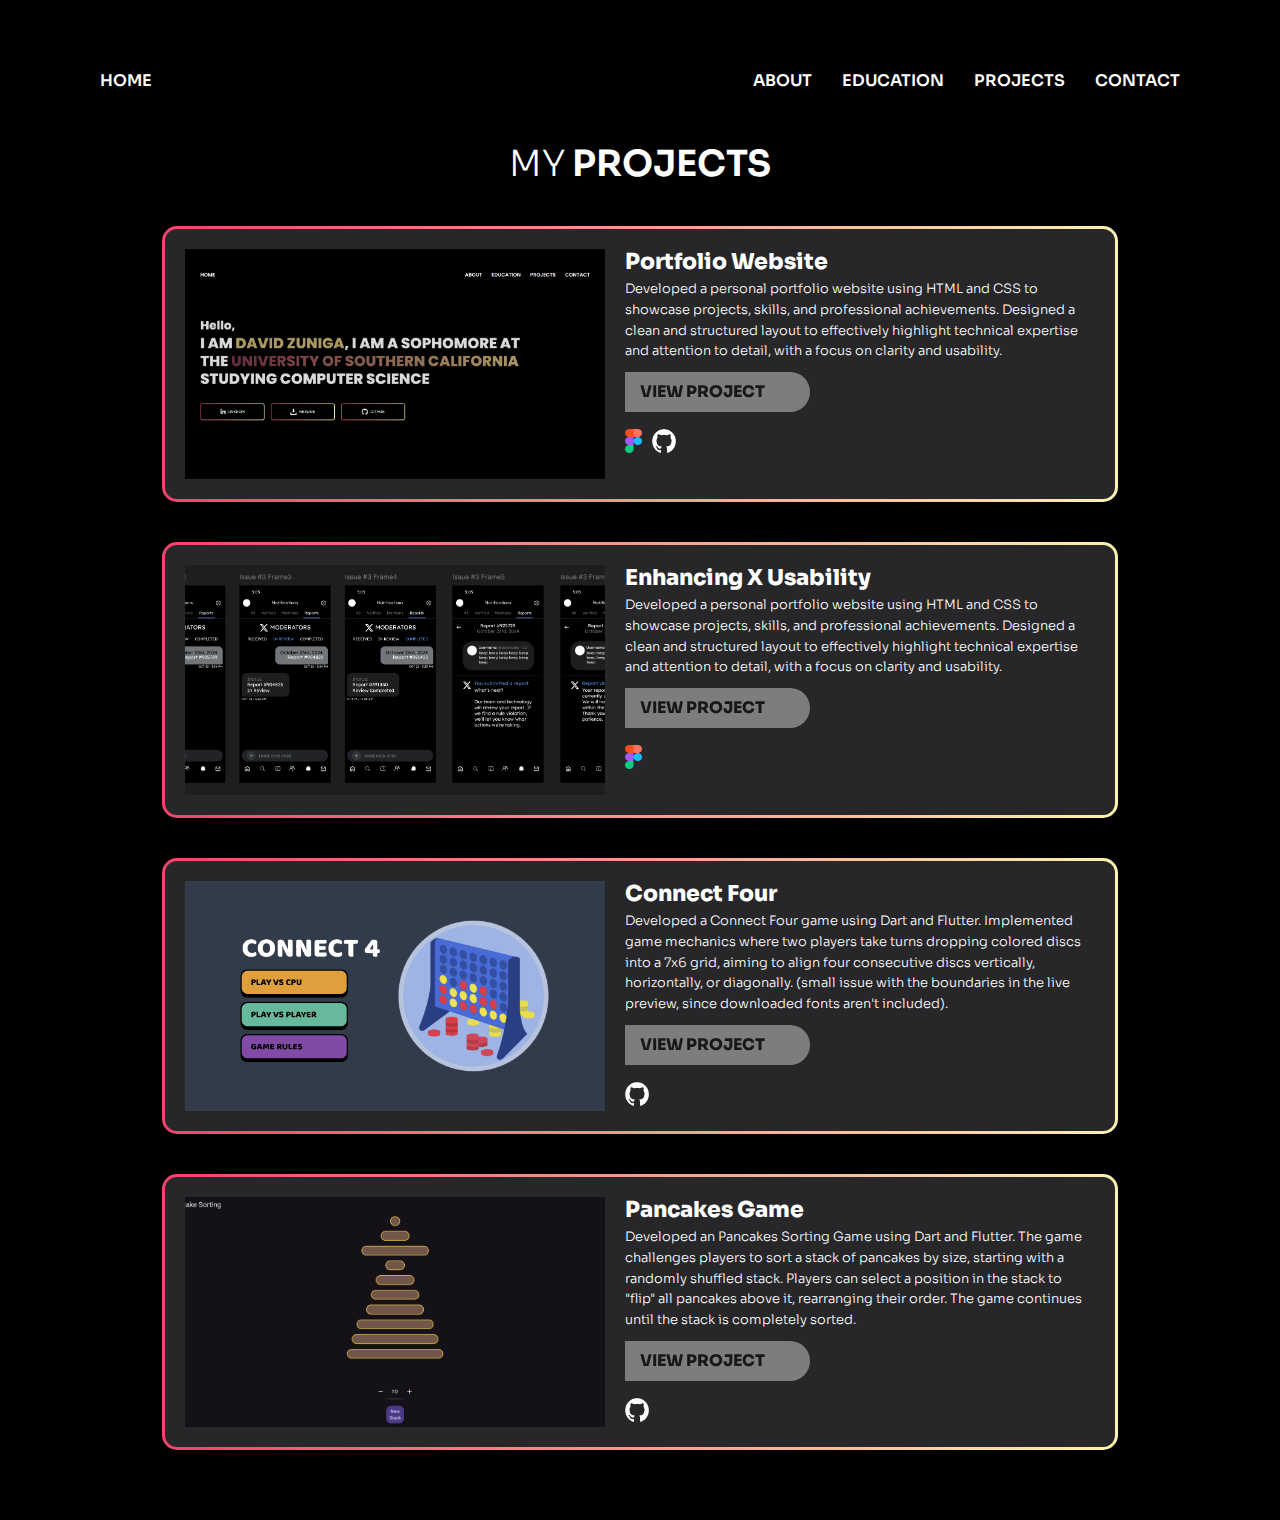
<file: projects.html>
<!DOCTYPE html>
<html lang="en">
<head>
    <meta charset="UTF-8">
    <meta name="viewport" content="width=device-width, initial-scale=1.0">
    <title>My Projects</title>
    <link href="https://fonts.googleapis.com/css2?family=Sora:wght@400;500;600;700;800&display=swap" rel="stylesheet">
    <link href="https://fonts.googleapis.com/css2?family=Sora:wght@100..800&display=swap" rel="stylesheet">
    <link rel="stylesheet" href="projects.css">
</head>
<body>
    <div class="background">
        <!-- Navigation Bar -->
        <nav class="navbar">
            <div class="left-nav">
                <a href="index.html" class="nav-item">HOME</a>
            </div>
            <div class="right-nav">
                <a href="about.html" class="nav-item">ABOUT</a>
                <a href="education.html" class="nav-item">EDUCATION</a>
                <a href="projects.html" class="nav-item">PROJECTS</a>
                <a href="contacts.html" class="nav-item">CONTACT</a>
            </div>
        </nav>

        <!-- Education Section -->
        <section class="projects-section">
            <h1 class="section-title">
                <span class="projects-light">MY</span> <span class="projects-bold">PROJECTS</span>
            </h1> 

            <div class="projects-card">
                <div class="logo">
                    <img src="./pngs/projectsportfolio.png" alt="USC Logo">
                </div>
                <div class="projects-details">
                    <div class="school-info">
                        <h2 class="project-name">Portfolio Website</h2>
                        <p class="details">
                            Developed a personal portfolio website using HTML and CSS to showcase projects, skills, and professional achievements. Designed a clean and structured layout to effectively highlight technical expertise and attention to detail, with a focus on clarity and usability. 
                        </p>
                        <div class="projectbutton">
                            <a href = "https://davidgrz2302.github.io/davidzportfolio/">VIEW PROJECT </a>
                        </div>

                        <div class="project-icons">
                            <a href = "https://www.figma.com/design/dlrlCoEoUHtZPbIPQKYNHT/Portfolio-Design?node-id=0-1&t=ACJLTDssS2NTipFs-1">
                                <img src="./pngs/figma.png" alt="Figma" class="iconfigma">
                            </a>
                            <a href="https://github.com/davidgrz2302/davidzportfolio" target="_blank" rel="noopener noreferrer">
                                <img src="./pngs/github.png" alt="GitHub" class="icon">
                            </a>
                        </div> 

                    </div>
                </div>
            </div>

            <div class="projects-card">
                <div class="logo">
                    <img src="./pngs/projectsX.png" alt="USC Logo">
                </div>
                <div class="projects-details">
                    <div class="school-info">
                        <h2 class="project-name">Enhancing X Usability</h2>
                        <p class="details">
                            Developed a personal portfolio website using HTML and CSS to showcase projects, skills, and professional achievements. Designed a clean and structured layout to effectively highlight technical expertise and attention to detail, with a focus on clarity and usability. 
                        </p>
                        <div class="projectbutton">
                            <a href = "https://www.figma.com/proto/f3VwwctcdH9J7ze93XGcDJ/X-Redesign?t=ACJLTDssS2NTipFs-0&scaling=scale-down&content-scaling=fixed&page-id=0%3A1&node-id=1-68">VIEW PROJECT </a>
                        </div>

                        <div class="project-icons">
                            <a href = "https://www.figma.com/design/f3VwwctcdH9J7ze93XGcDJ/X-Redesign?t=ACJLTDssS2NTipFs-0">
                                <img src="./pngs/figma.png" alt="Figma" class="iconfigma">
                            </a>
                        </div> 
                    </div>
                </div>
            </div>

            <div class="projects-card">
                <div class="logo">
                    <img src="./pngs/projectsconnectfour.png" alt="USC Logo">
                </div>
                <div class="projects-details">
                    <div class="school-info">
                        <h2 class="project-name">Connect Four</h2>
                        <p class="details">
                            Developed a Connect Four game using Dart and Flutter. Implemented game mechanics where two players take turns dropping colored discs into a 7x6 grid, aiming to align four consecutive discs vertically, horizontally, or diagonally. (small issue with the boundaries in the live preview, since downloaded fonts aren't included). 
                        </p>
                        <div class="projectbutton">
                            <a href = "https://davidgrz2302.github.io/ConnectFour/">VIEW PROJECT </a>
                        </div>

                        <div class="project-icons">
                            <a href="https://github.com/davidgrz2302/ConnectFour" target="_blank" rel="noopener noreferrer">
                                <img src="./pngs/github.png" alt="GitHub" class="icon">
                            </a>
                        </div> 

                    </div>
                </div>
            </div>

            <div class="projects-cardlast">
                <div class="logo">
                    <img src="./pngs/projectspancakes.png" alt="USC Logo">
                </div>
                <div class="projects-details">
                    <div class="school-info">
                        <h2 class="project-name">Pancakes Game</h2>
                        <p class="details">
                            Developed an Pancakes Sorting Game using Dart and Flutter. The game challenges players to sort a stack of pancakes by size, starting with a randomly shuffled stack. Players can select a position in the stack to "flip" all pancakes above it, rearranging their order. The game continues until the stack is completely sorted.
                        </p>
                        <div class="projectbutton">
                            <a href = "https://davidgrz2302.github.io/PancakeGame/">VIEW PROJECT </a>
                        </div>

                        <div class="project-icons">
                            <a href="https://github.com/davidgrz2302/PancakeGame" target="_blank" rel="noopener noreferrer">
                                <img src="./pngs/github.png" alt="GitHub" class="icon">
                            </a>
                        </div> 

                    </div>
                </div>
            </div>
        </section>
    </div>
</body>
</html>
</file>
<file: home.css>
/* General body styles */
body {
    margin: 0;
    background-color: black;
    font-family: 'Sora', sans-serif;
    color: white;
}

/* Background wrapper */
.background {
    width: 100%;
}

/* Navigation bar styles */
.navbar {
    display: flex;
    justify-content: space-between;
    align-items: center;
    margin-top: 70px; 
    margin-left: 100px; 
    margin-right: 100px;
}

.left-nav .nav-item {
    font-weight: 600;
    font-size: 16px;
    color: white;
    text-decoration: none;
}

.right-nav {
    display: flex;
    gap: 30px;
}

.right-nav .nav-item {
    font-weight: 600;
    font-size: 16px;
    color: white;
    text-decoration: none;
    transition: color 0.3s;
}

.right-nav .nav-item:hover {
    color: gray;
}

/* Introduction section styles */
.intro {
    margin-left: 100px;
    margin-top: 120px;
    color: #D9D9D9;
}

.hello {
    font-size: 38px;
    font-weight: 800; 
    margin: 0;
}

.iam {
    font-size: 47px;
    font-weight: 800;
    margin: 0;
    line-height: 1.2;
}

.highlight {
    color: #B4975A; 
}

.university-line {
    font-size: 47px;
    font-weight: 800;
    margin: 0;
    line-height: 1.2;
}

.highlight2 {
    font-size: 47px;
    font-weight: 800;
    background: linear-gradient(90deg, #72253D 0%, #B4975A 100%);
    -webkit-background-clip: text;
    -webkit-text-fill-color: transparent; 
    display: inline-block; 
}


.studying {
    font-size: 47px;
    font-weight: 800;
    margin: 0;
    line-height: 1.2;
}

/* Container for the buttons */
.buttons-container {
    display: flex;
    gap: 20px; 
    margin-top: 50px; 
    margin-left: 100px;
}

/* Button Styling */
.button {
    display: flex;
    align-items: center; 
    justify-content: center;
    text-decoration: none;
    color: white;
    font-family: 'Sora', sans-serif;
    font-size: 12px;
    font-weight: 540;
    width: 150px;
    height: 50px;
    border-radius: 7px;
    border: 2px solid transparent; 
    background: linear-gradient(black, black) padding-box, linear-gradient(90deg, #F4426C, #FBF2B1) border-box;
    text-align: center;
    transition: all 0.3s ease;
    position: relative;
}

/* Inner Content */
.button span {
    display: flex;
    align-items: center; 
    justify-content: center;
    width: 100%;
    height: 100%;
    background: black; 
    border-radius: 5px; 
}

/* Icon Styling */
.icon1 {
    width: 20px;
    height: 20px; 
    margin-right: 5px;
    margin-top: -2px
}

.icon {
    width: 20px; 
    height: 20px;
    filter: invert(1); 
    margin-right: 8px; 
}

/* Hover Effect */
.button:hover {
    transform: scale(1.05); 
    background: linear-gradient(black, black) padding-box, linear-gradient(90deg, #FFC371, #FF5F6D) border-box;
}
</file>
<file: about.css>
/* General Styles */
body {
    margin: 0;
    background-color: black;
    font-family: 'Sora', sans-serif;
    color: white;
}

/* Navbar Styling */
.navbar {
    display: flex;
    justify-content: space-between;
    align-items: center;
    margin-top: 70px;
    margin-left: 100px; 
    margin-right: 100px;
}

.left-nav .nav-item {
    font-weight: 600;
    font-size: 16px;
    color: white;
    text-decoration: none;
}

.right-nav {
    display: flex;
    gap: 30px;
}

.right-nav .nav-item {
    font-weight: 600;
    font-size: 16px;
    color: white;
    text-decoration: none;
    transition: color 0.3s;
}

/* About Section */
.about-section {
    display: flex;
    justify-content: center;
    margin: 100px 0;
}

.about-container {
    display: flex;
    gap: 40px;
    max-width: 1200px;
    width: 100%;
}

.about-header {
    flex: 0 0 200px;
    position: relative;
    text-align: right;
}

.about-title {
    font-size: 48px;
    font-weight: 800;
    text-transform: uppercase;
    margin: 0;
    line-height: 1.1;
    margin-left: 80px;
    margin-top: 15px
}

.about-bold {
    font-family: 'Sora', sans-serif; 
    font-weight: 650; 
    font-size: 48px;
    text-transform: uppercase;
}

.about-light {
    font-family: 'Sora', sans-serif; 
    font-weight: 300; 
    font-size: 48px;
    text-transform: uppercase;
}

.about-line {
    height: 100px; 
    width: 7px;
    background: linear-gradient(0deg, #FBF2B1, #F4426C);
    position: absolute;
    left: 280px; 
    top: 17px;
}

.about-content {
    flex: 1;
    max-width: 740px;
    margin-left: 10px;
}

.about-content p {
    font-family: 'Sora', sans-serif;
    font-weight: 550;
    font-size: 16px;
    line-height: 1.8;
}

/* Skills Section */
.skills-section {
    margin-top: -10px;
    text-align: left; 
}

.skills-title {
    font-size: 35px;
    font-weight: 800;
    margin-bottom: 10px;
}

.skills-grid {
    display: flex;
    flex-wrap: wrap;
    gap: 20px;
    margin-top: 10px;
}
.skills-light {
    font-family: 'Sora', sans-serif; 
    font-weight: 300; 
    font-size: 35px; 
    text-transform: uppercase;
}

.skills-bold {
    font-family: 'Sora', sans-serif; 
    font-weight: 650; 
    font-size: 35px;
    text-transform: uppercase;
}

.skill {
    border: 2px solid white;
    padding: 6px 20px; 
    text-align: center;
    font-weight: 600;
    font-size: 14px;
    white-space: nowrap; 
    transition: all 0.3s;
}

.skillalt {
    background: linear-gradient(#000000, #000000) padding-box, 
    linear-gradient(90deg, #F4426C, #FBF2B1) border-box;
    border: 3px solid transparent;
    padding: 6px 20px; 
    text-align: center;
    font-weight: 600;
    font-size: 14px;
    white-space: nowrap; 
    transition: all 0.3s;
}

.skill:hover {
    background: linear-gradient(90deg, #FBF2B1, #F4426C);
    color: black;
    transform: scale(1.05); 
}
</file>
<file: casestudy.css>
/* General body styles */
body {
  margin: 0;
  background-color: white;
  font-family: 'Sora', sans-serif;
  color: black;
}

/* Background wrapper */
.background {
  width: 100%;
}

/* Navigation bar styles */
.navbar {
  display: flex;
  justify-content: space-between;
  align-items: center;
  margin: 70px 100px 0 100px;
}

.left-nav .nav-item {
  font-weight: 600;
  font-size: 16px;
  color: black;
  text-decoration: none;
}

.right-nav {
  display: flex;
  gap: 30px;
}

.right-nav .nav-item {
  font-weight: 600;
  font-size: 16px;
  color: black;
  text-decoration: none;
  transition: color 0.3s;
}

.right-nav .nav-item:hover {
  color: gray;
}

.hamburger {
  display: none;
  font-size: 28px;
  color: white;
  cursor: pointer;
}

/* Hero Section with Two Images */
.hero-cover {
  background-color: #e9e9e9;
  padding: 5px 20px;
  border-radius: 20px;
  max-width: 1100px;
  margin: 60px auto 40px auto;
  text-align: center;
}

.hero-title {
  font-family: 'Poppins', sans-serif;
  font-size: 60px;
  font-weight: 600;
  margin-bottom: -18px;
  color: #111;
}

.hero-subtitle {
  font-family: 'Sora', sans-serif;
  font-size: 18px;
  font-weight: 400;
  color: #333;
  margin-bottom: 10px;
}

.phone-images {
  display: flex;
  justify-content: center;
  flex-wrap: wrap;
}

.phone-img {
  width: 300px;
  height: auto;
  border-radius: 16px;
}

/* Case Study Content */
.casestudy-container {
  max-width: 900px;
  margin: 0 auto;
  padding: 0 20px;
  color: black;
  line-height: 1.6;
}

.subtitle {
  text-align: center;
  font-size: 14px;
  color: #555;
  margin-bottom: 20px;
}

.metadata {
  margin: 40px auto 20px auto;
  max-width: 900px;
  font-size: 19px;
  display: flex;
  flex-direction: column;
  gap: 10px;
}

.meta-row {
  display: flex;
  align-items: flex-start;
  gap: 30px;
}

.meta-label {
  font-weight: 600;
  min-width: 100px;
  display: inline-block;
}

.meta-value {
  flex: 1;
}

.section h2 {
  font-size: 15px;
  margin-top: 30px;
  margin-bottom: -15px;
  font-weight: 400;
  color: #222;
}

.section p {
  font-size: 23px;
  margin-bottom: -5px;
}

.des p {
  font-size: 15px;
}

.section ul {
  padding-left: 20px;
  font-size: 14px;
}

.solutions {
  display: grid;
  grid-template-columns: repeat(auto-fit, minmax(300px, 1fr));
  gap: 20px;
  margin-top: 30px;
}

.solution {
  background-color: #f5f5f5;
  padding: 20px;
  border-radius: 14px;
  text-align: center;
  display: flex;
  flex-direction: column;
  align-items: center;
}

.solution h3 {
  font-size: 16px;
  font-weight: 600;
  margin-bottom: 10px;
  color: #222;
}

.solution img {
  width: 100%;
  max-width: 180px;
  height: auto;
  margin-bottom: 10px;
  border-radius: 8px;
}

.solution p {
  font-size: 14px;
  color: #333;
  line-height: 1.4;
}

.final-image {
  display: block;
  max-width: 100%;
  margin-top: 40px;
  border-radius: 8px;
}

.section ul li {
  margin-bottom: 10px;
}

.section:last-child p {
  margin-top: 20px;
  font-weight: 600;
  font-size: 14px;
}

.roles-line {
  margin-top: 20px;
  border: none;
  border-top: 1px solid #333;
  width: 100%;
}

.problem-line {
  margin-top: 40px;
  border: none;
  border-top: 1px solid #333;
  width: 100%;
}

.platforms {
  display: flex; 
  margin-left: 40px;
  gap: 60px;
  margin-top: 30px;
  margin-bottom: 25px;
  flex-wrap: wrap;
}

.platform {
  text-align: center;
}

.platform img {
  width: 60px;
  height: 60px;
  object-fit: contain;
  margin-bottom: 10px;
}

.platform p {
  font-weight: 600;
  font-size: 16px;
  margin: 0;
}

.user-interviews .section-tag {
  text-transform: uppercase;
  font-size: 14px;
  letter-spacing: 0.5px;
  color: #333;
  margin-bottom: -18px;
}

.user-interviews .section-highlight {
  font-size: 22px;
  font-weight: 800;
  color: black;
  margin-bottom: 15px;
}

.user-interviews p {
  font-size: 15px;
  line-height: 1.6;
}

.user-interviews .section-subtitle {
  font-weight: 600;
  margin-top: 25px;
  margin-bottom: 10px;
}

.user-interviews ol {
  padding-left: 20px;
  font-size: 15px;
  line-height: 1.6;
}

.user-interviews ol li {
  margin-bottom: 12px;
}

.main-insight .section-tag {
  text-transform: uppercase;
  font-size: 14px;
  letter-spacing: 0.5px;
  color: #333;
  margin-bottom: -18px;
  margin-top: 30px;
}

.main-insight .section-highlight {
  font-size: 22px;
  font-weight: 800;
  color: black;
  margin-bottom: 15px;
  line-height: 1.4;
}

.main-insight p {
  font-size: 15px;
  line-height: 1.6;
}

.insight-subheading {
  font-size: 18px;
  font-weight: 600;
  margin: 30px 0 15px;
  text-align: center;
}

.insight-theme {
  margin-bottom: 30px;
  margin-left: 50px;
  margin-right: 50px;
}

.insight-theme h4 {
  font-size: 16px;
  font-weight: 700;
  color: #10203b;
  margin-bottom: 8px;
  text-shadow: 0px 0px 8px rgba(84, 132, 255, 0.4); /* blue glow */
}

.insight-theme p {
  font-size: 14px;
  color: #333;
  line-height: 1.6;
}

.usability-section h2 {
  font-size: 15px;
  margin-top: 30px;
  margin-bottom: 10px;
  font-weight: 400;
  color: #222;
}

.usability-block {
  display: flex;
  align-items: flex-start;
  gap: 30px;
  flex-wrap: wrap;
}

.usability-block.reverse {
  flex-direction: row-reverse;
}

.usability-img {
  width: 250px;
  max-width: 100%;
  border-radius: 12px;
}

.usability-text {
  flex: 1;
  min-width: 280px;
}

.usability-text h3 {
  font-size: 17px;
  font-weight: 700;
  margin-bottom: 10px;
}

.usability-text ul {
  font-size: 14px;
  line-height: 1.6;
  padding-left: 20px;
}

.usability-text li {
  margin-bottom: 12px;
}

.conclusion-section .section-tag {
  font-size: 15px;
  margin-top: 30px;
  margin-bottom: -15px;
  font-weight: 400;
  color: #222;
}

.conclusion-section .section-highlight {
  font-size: 22px;
  font-weight: 800;
  margin-bottom: 20px;
  color: black;
}

.conclusion-list {
  font-size: 15px;
  line-height: 1.7;
  padding-left: 20px;
}

.conclusion-list li {
  margin-bottom: 20px;
}

.conclusion-list strong {
  display: block;
  font-weight: 700;
  margin-bottom: 5px;
}

.final {
  font-size: 22px;
  font-weight: 800;
  color: black;
  margin-bottom: 90px;
}

/* RESPONSIVE STYLES */
@media (max-width: 768px) {
  .navbar {
    flex-direction: row;
    justify-content: space-between;
    margin: 30px;
  }

  .hamburger {
    display: block;
    font-size: 28px;
    color: black;
    cursor: pointer;
  }

  .right-nav {
    display: none;
    position: absolute;
    top: 100px;
    right: 30px;
    background-color: white;
    border: 1px solid #ccc;
    padding: 10px 15px;
    flex-direction: column;
    gap: 15px;
    z-index: 1000;
  }

  .right-nav.show {
    display: flex;
  }

  .hero-title {
    font-size: 36px;
  }

  .hero-subtitle {
    font-size: 14px;
  }

  .phone-img {
    width: 160px;
  }

  .meta-row {
    flex-direction: column;
    gap: 5px;
  }

  .section h2 {
    font-size: 14px;
  }

  .section p {
    font-size: 18px;
  }

  .des p {
    font-size: 14px;
  }

  .solutions {
    grid-template-columns: 1fr;
  }

  .solution h3 {
    font-size: 15px;
  }

  .solution p {
    font-size: 13px;
  }

  .user-interviews .section-highlight,
  .main-insight .section-highlight,
  .conclusion-section .section-highlight {
    font-size: 18px;
  }

  .insight-subheading {
    font-size: 16px;
  }

  .insight-theme {
    margin-left: 10px;
    margin-right: 10px;
  }

  .usability-block {
    flex-direction: column !important;
    align-items: center;
  }

  .usability-img {
    width: 100%;
    max-width: 300px;
  }

  .usability-text {
    padding: 0 10px;
  }

  .conclusion-list {
    font-size: 14px;
  }

  .final {
    font-size: 18px;
    text-align: center;
  }
}
</file>
<file: education.css>
/* General Styles */
body {
    margin: 0;
    background-color: black;
    font-family: 'Sora', sans-serif;
    color: white;
}

/* Navigation bar styles */
.navbar {
    display: flex;
    justify-content: space-between;
    align-items: center;
    margin-top: 70px; 
    margin-left: 100px; 
    margin-right: 100px;
}

.left-nav .nav-item {
    font-weight: 600;
    font-size: 16px;
    color: white;
    text-decoration: none;
}

.right-nav {
    display: flex;
    gap: 30px;
}

.right-nav .nav-item {
    font-weight: 600;
    font-size: 16px;
    color: white;
    text-decoration: none;
    transition: color 0.3s;
}

.right-nav .nav-item:hover {
    color: gray;
}

/* Education Section */
.education-section {
    text-align: center;
    margin: 50px 0;
}

.section-title {
    font-size: 36px;
    font-weight: 800;
    margin-bottom: 40px;
}

.about-bold {
    font-family: 'Sora', sans-serif; 
    font-weight: 650; 
    font-size: 36px;
    text-transform: uppercase;
}

.about-light {
    font-family: 'Sora', sans-serif; 
    font-weight: 300; 
    font-size: 36px;
    text-transform: uppercase;
}

.education-card {
    display: flex;
    align-items: flex-start;
    background: linear-gradient(#27272A, #27272A) padding-box, 
                linear-gradient(90deg, #9D2235 0%, #FFC72C 100%) border-box;
    border-radius: 15px;
    border: 3px solid transparent;
    padding: 20px 30px;
    margin-bottom: 30px;
    gap: 20px;
    max-width: 800px;
    height: 120px;
    margin-left: auto;
    margin-right: auto;
}


.logo {
    flex: 0 0 40px;
    display: flex;
    align-items: center;
    justify-content: center;
    background-color: #D9D9D9;
    height: 60px; 
    padding: 5px;
}

.usclogo img {
    max-width: 70px; 
    max-height: 70px; 
    object-fit: contain; 
}


.logo img {
    max-width: 100%;
    height: auto;
}

.education-details {
    display: flex;
    justify-content: space-between;
    align-items: flex-start;
    width: 100%;
}

.school-info {
    flex: 1;
}

.college-name {
    font-size: 18px;
    font-weight: 700;
    margin-bottom: -12px;
    text-align: left;
    margin-top: -2px;
}

.degree {
    font-size: 16px;
    font-weight: 600;
    margin-bottom: -4px;
    text-align: left;
}

.details {
    font-size: 12px;
    line-height: 1.6;
    text-align: left;
    margin-bottom: 0px;
    width: 600px;
}

.education-date {
    font-size: 14px;
    font-weight: 600;
    color: #FBF2B1;
    margin-left: -30px;
    white-space: nowrap;
    align-self: flex-start; 
}
</file>
<file: projects.css>
/* General Styles */
body {
    margin: 0;
    background-color: black;
    font-family: 'Sora', sans-serif;
    color: white;
}

a {
    text-decoration: none;
    color: black;
}

/* Navigation bar styles */
.navbar {
    display: flex;
    justify-content: space-between;
    align-items: center;
    margin-top: 70px; 
    margin-left: 100px; 
    margin-right: 100px;
}

.left-nav .nav-item {
    font-weight: 600;
    font-size: 16px;
    color: white;
    text-decoration: none;
}

.right-nav {
    display: flex;
    gap: 30px;
}

.right-nav .nav-item {
    font-weight: 600;
    font-size: 16px;
    color: white;
    text-decoration: none;
    transition: color 0.3s;
}

.right-nav .nav-item:hover {
    color: gray;
}

/* Education Section */
.projects-section {
    text-align: center;
    margin: 50px 0;
}

.section-title {
    font-size: 36px;
    font-weight: 800;
    margin-bottom: 40px;
}

.projects-bold {
    font-family: 'Sora', sans-serif; 
    font-weight: 650; 
    font-size: 36px;
    text-transform: uppercase;
}

.projects-light {
    font-family: 'Sora', sans-serif; 
    font-weight: 300; 
    font-size: 36px;
    text-transform: uppercase;
}

.projects-card {
    display: flex;
    align-items: flex-start;
    background: linear-gradient(#27272A, #27272A) padding-box, 
    linear-gradient(90deg, #F4426C, #FBF2B1) border-box;
    border-radius: 15px;
    border: 3px solid transparent;
    padding: 20px 30px;
    margin-bottom: 40px;
    gap: 20px;
    max-width: 890px;
    height: 230px;
    margin-left: auto;
    margin-right: auto;
}

.projects-cardlast {
    display: flex;
    align-items: flex-start;
    background: linear-gradient(#27272A, #27272A) padding-box, 
    linear-gradient(90deg, #F4426C, #FBF2B1) border-box;
    border-radius: 15px;
    border: 3px solid transparent;
    padding: 20px 30px;
    margin-bottom: 70px;
    gap: 20px;
    max-width: 890px;
    height: 230px;
    margin-left: auto;
    margin-right: auto;
}

.logo {
    width: 2000px;
    height: 230px;
    margin-left: -10px;
    overflow: hidden; 
    position: relative;
    background-color: white;
}

.logo img {
    width: 100%;
    height: 100%;
    object-fit: cover;
}

.image {
    max-width: 100%;
    max-height: 100%;
    object-fit: contain;
}

.projects-details {
    display: flex;
    justify-content: space-between;
    align-items: flex-start;
    width: 100%;
}

.school-info {
    flex: 1;
}

.project-name {
    font-size: 22px;
    font-weight: 800;
    margin-bottom: -9px;
    text-align: left;
    margin-top: -1px;
}

.details {
    font-size: 13px;
    font-weight: 300;
    line-height: 1.6;
    text-align: left;
    margin-bottom: 10px;
    width: 460px;
}

.projectbutton {
    background-color: white;
    border-top-right-radius: 20px;
    border-bottom-right-radius: 20px;
    font-family: 'Sora', sans-serif; 
    font-weight: 900; 
    font-size: 16px;
    color: black;
    text-align: left;
    vertical-align: middle;
    line-height: 40px;
    padding-left: 15px;
    opacity: 40%;
    width: 170px;
    height: 40px;
    margin-bottom: 17px;
}

.projectbutton:hover {
    transform: scale(1.1); 
    transition: transform 0.2s;
}

.project-icons {
    display: flex;
    gap: 10px;
}

.iconfigma {
    width: 17px;
    height: 24px;
    cursor: pointer;
}

.icon {
    width: 24px;
    height: 24px;
    filter: invert(1); 
    cursor: pointer;
}

.icon:hover {
    transform: scale(1.1); 
    transition: transform 0.2s;
}

.iconfigma:hover {
    transform: scale(1.1); 
    transition: transform 0.2s;
}
</file>
